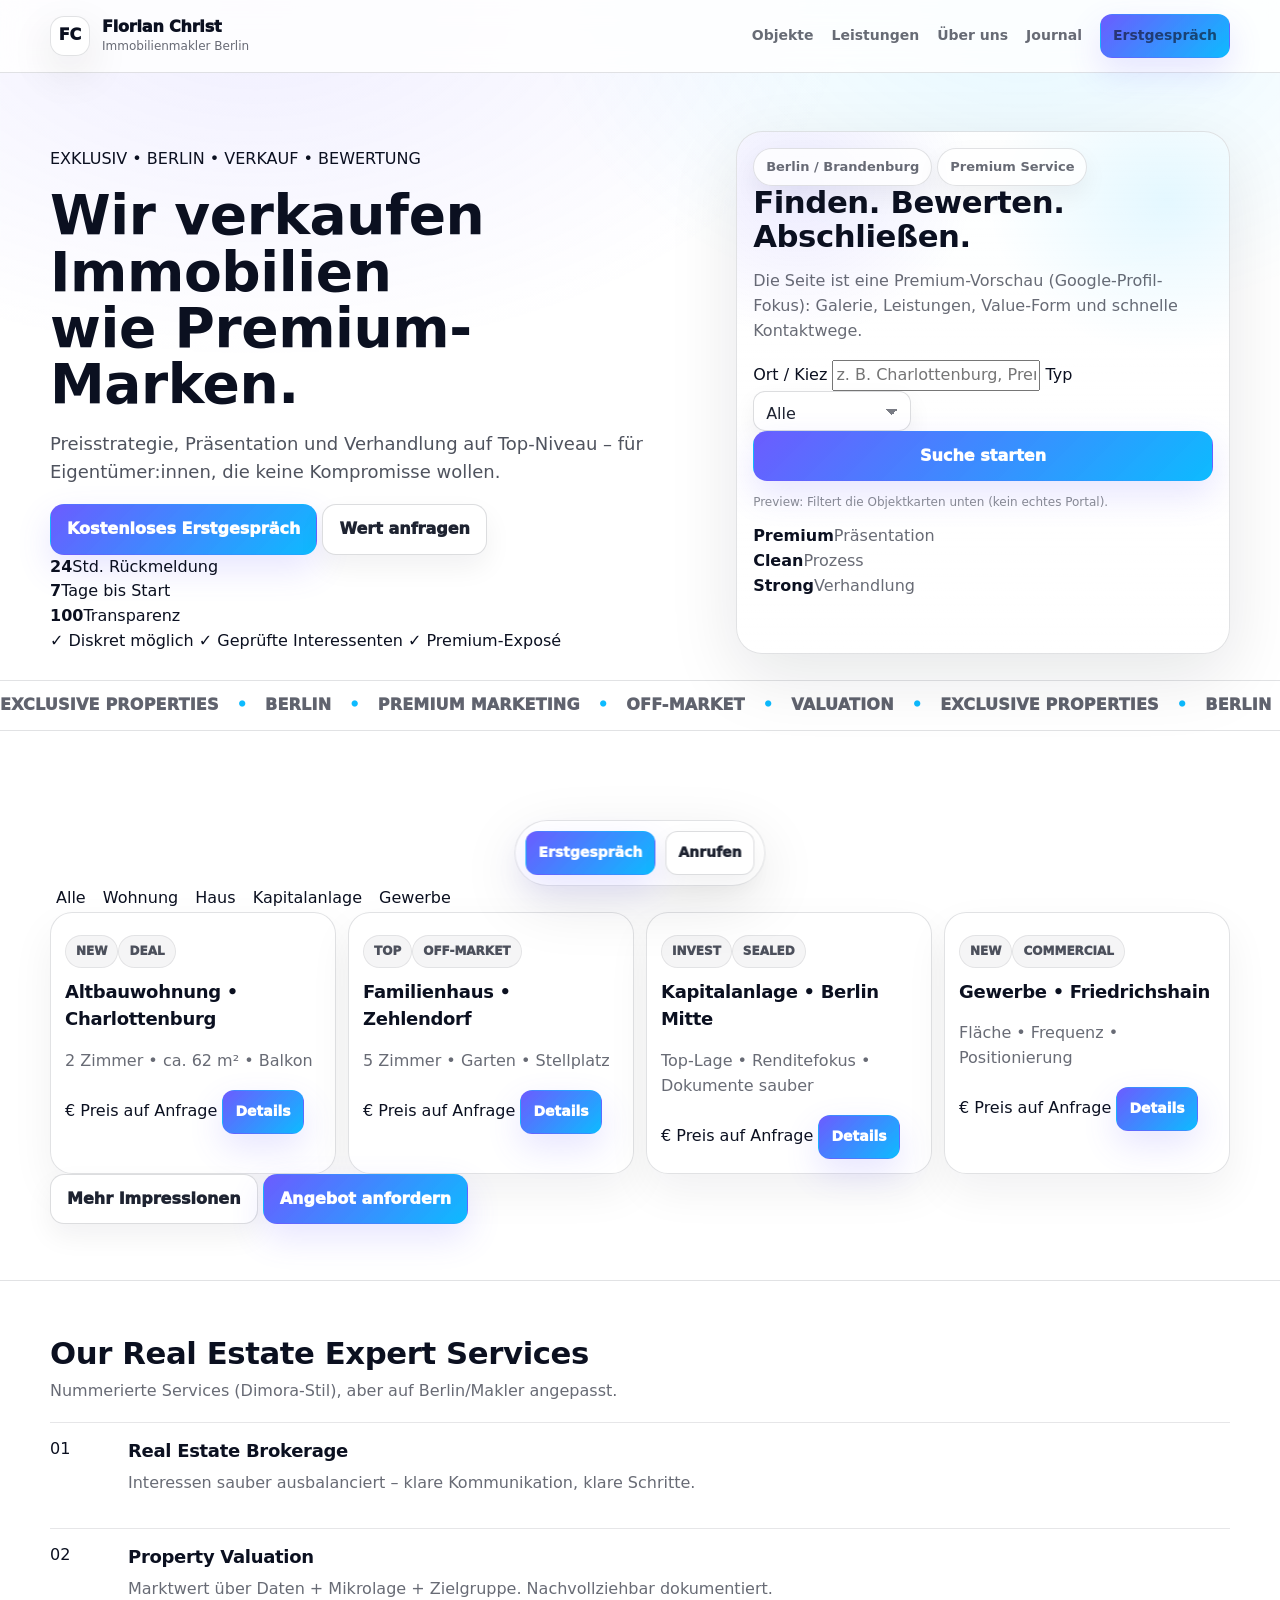
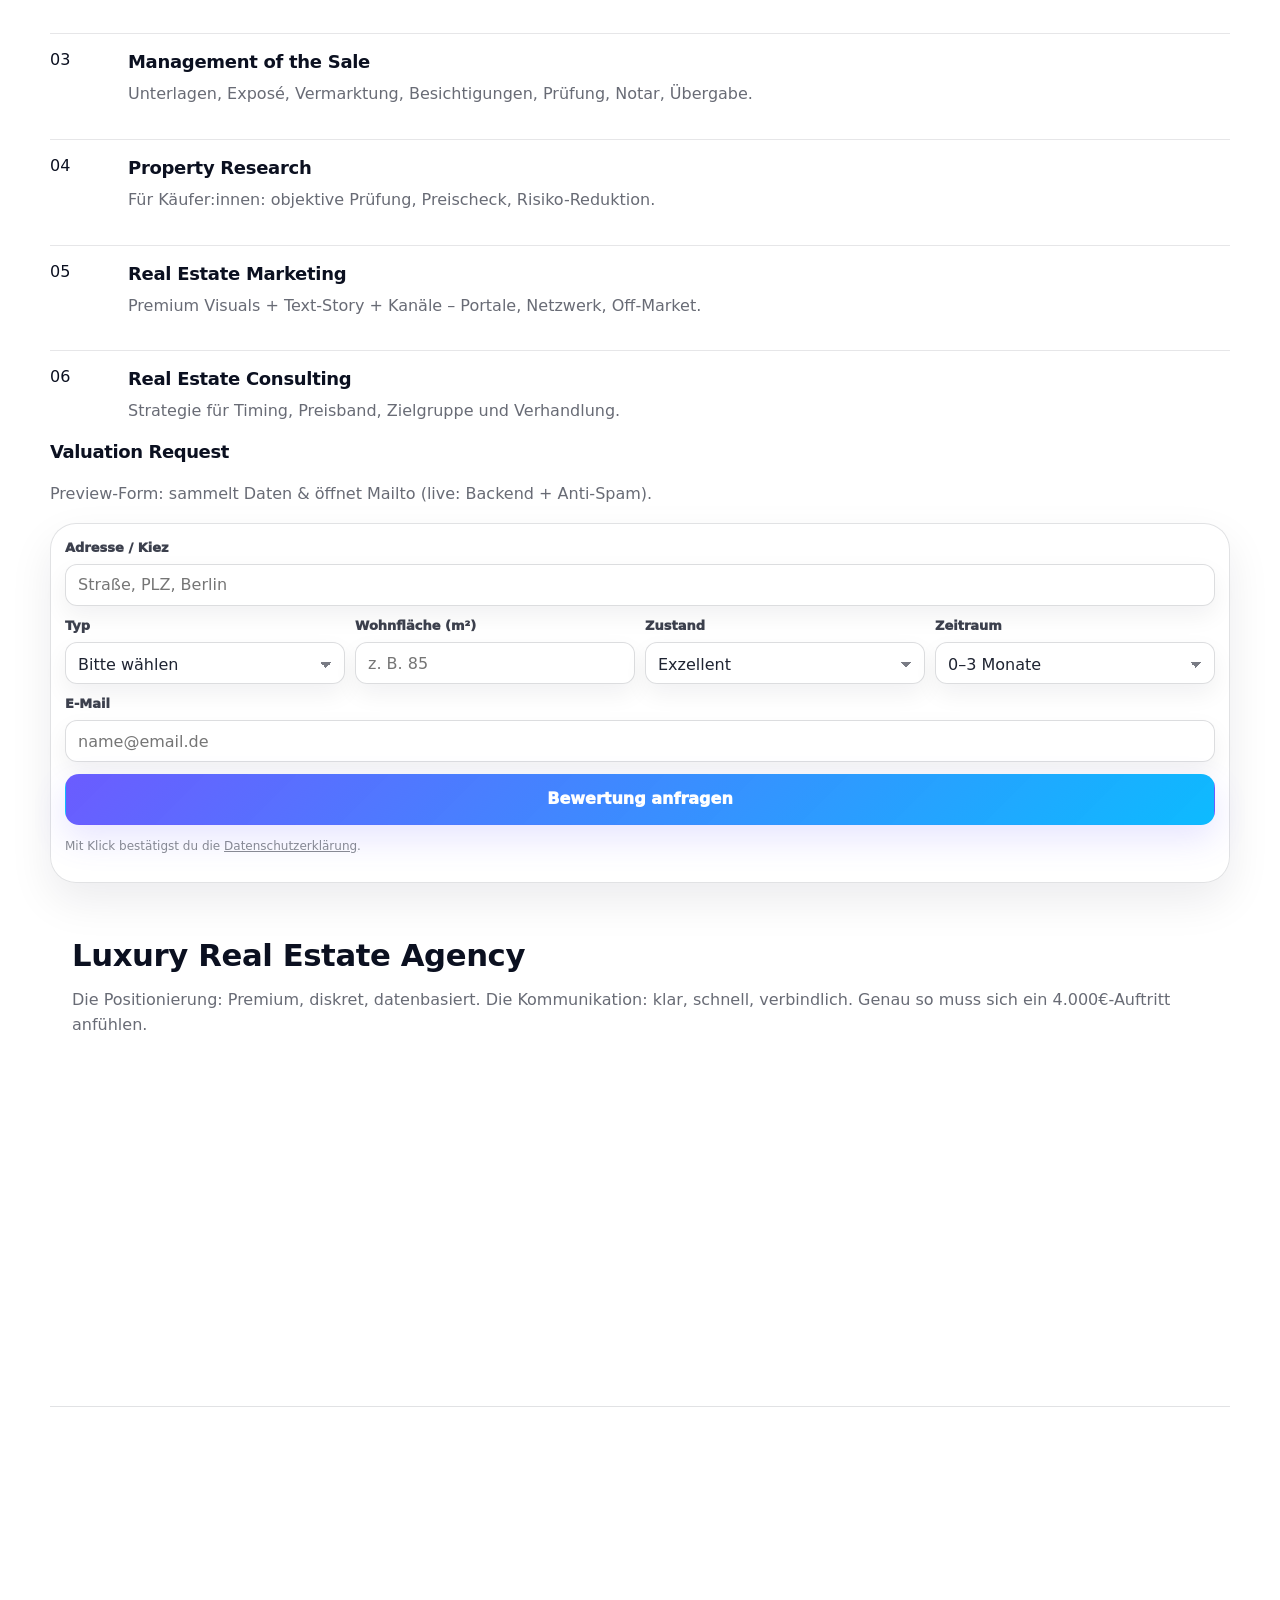
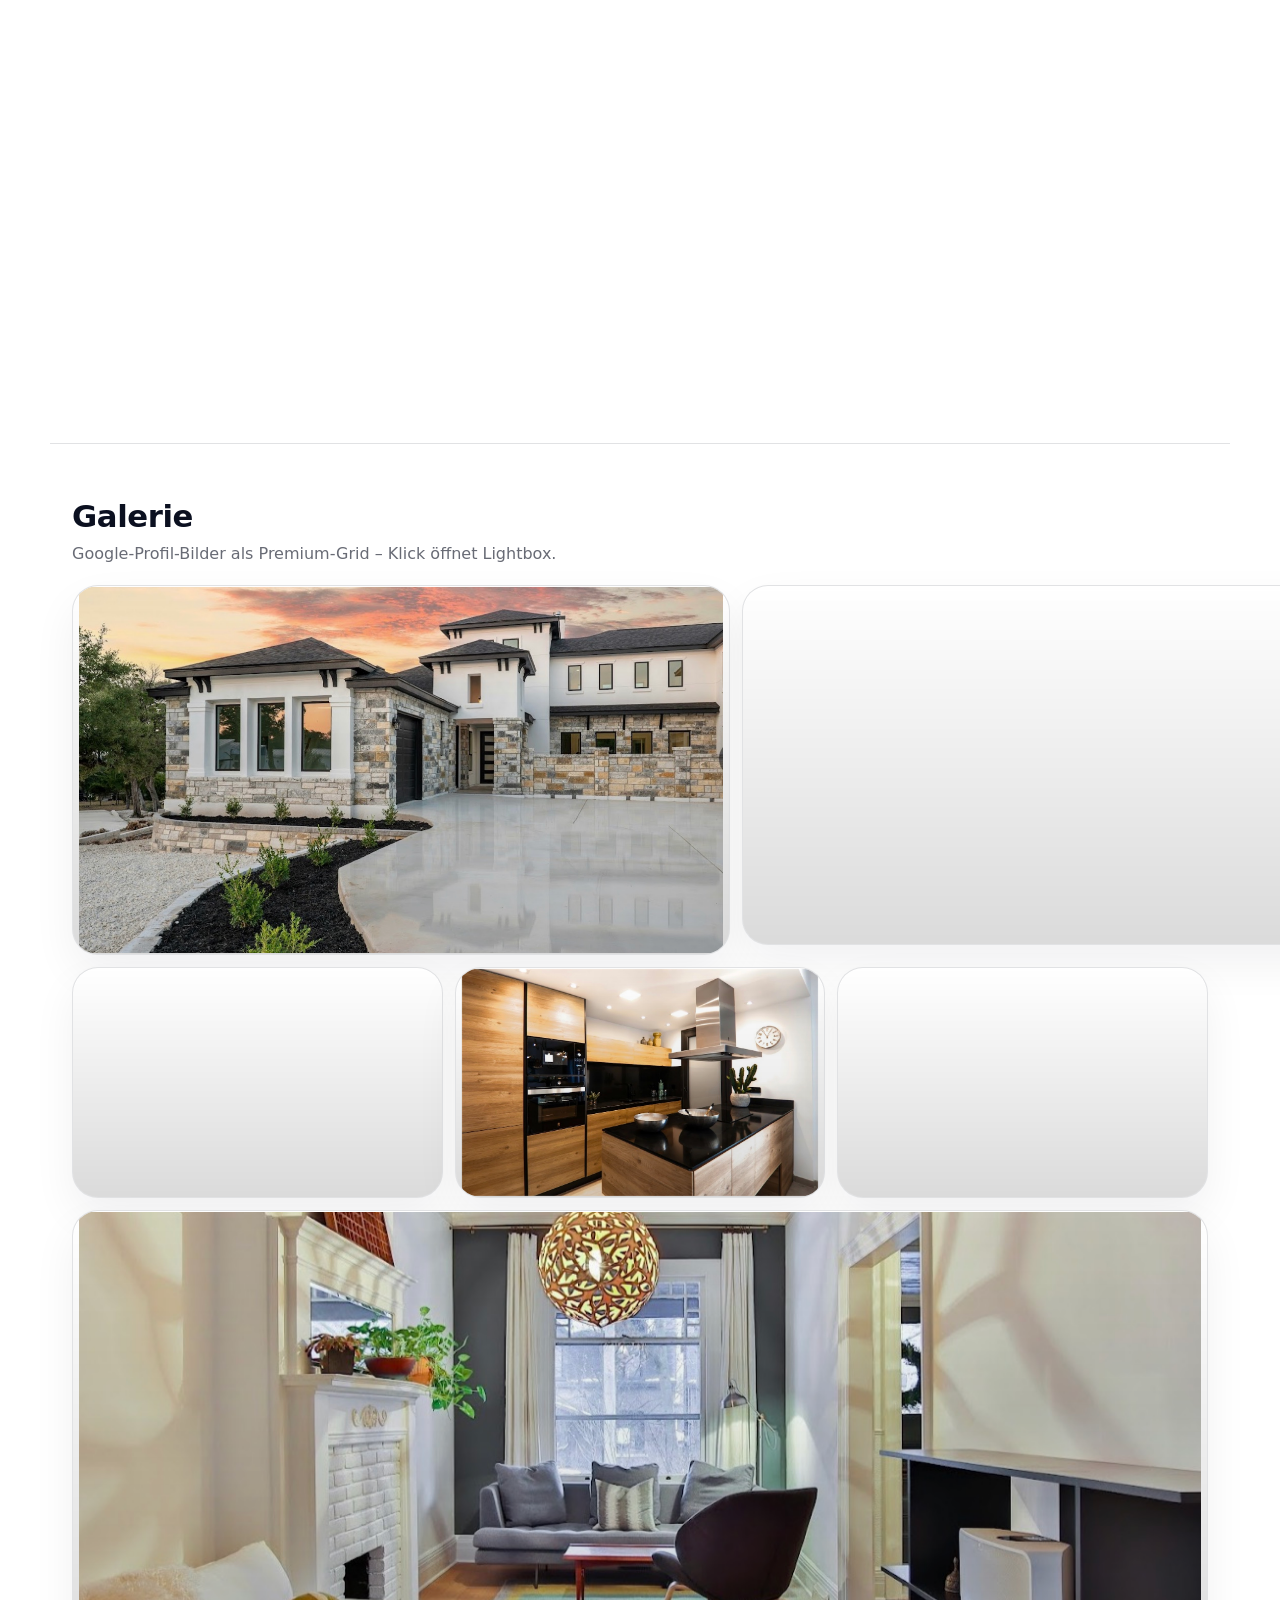
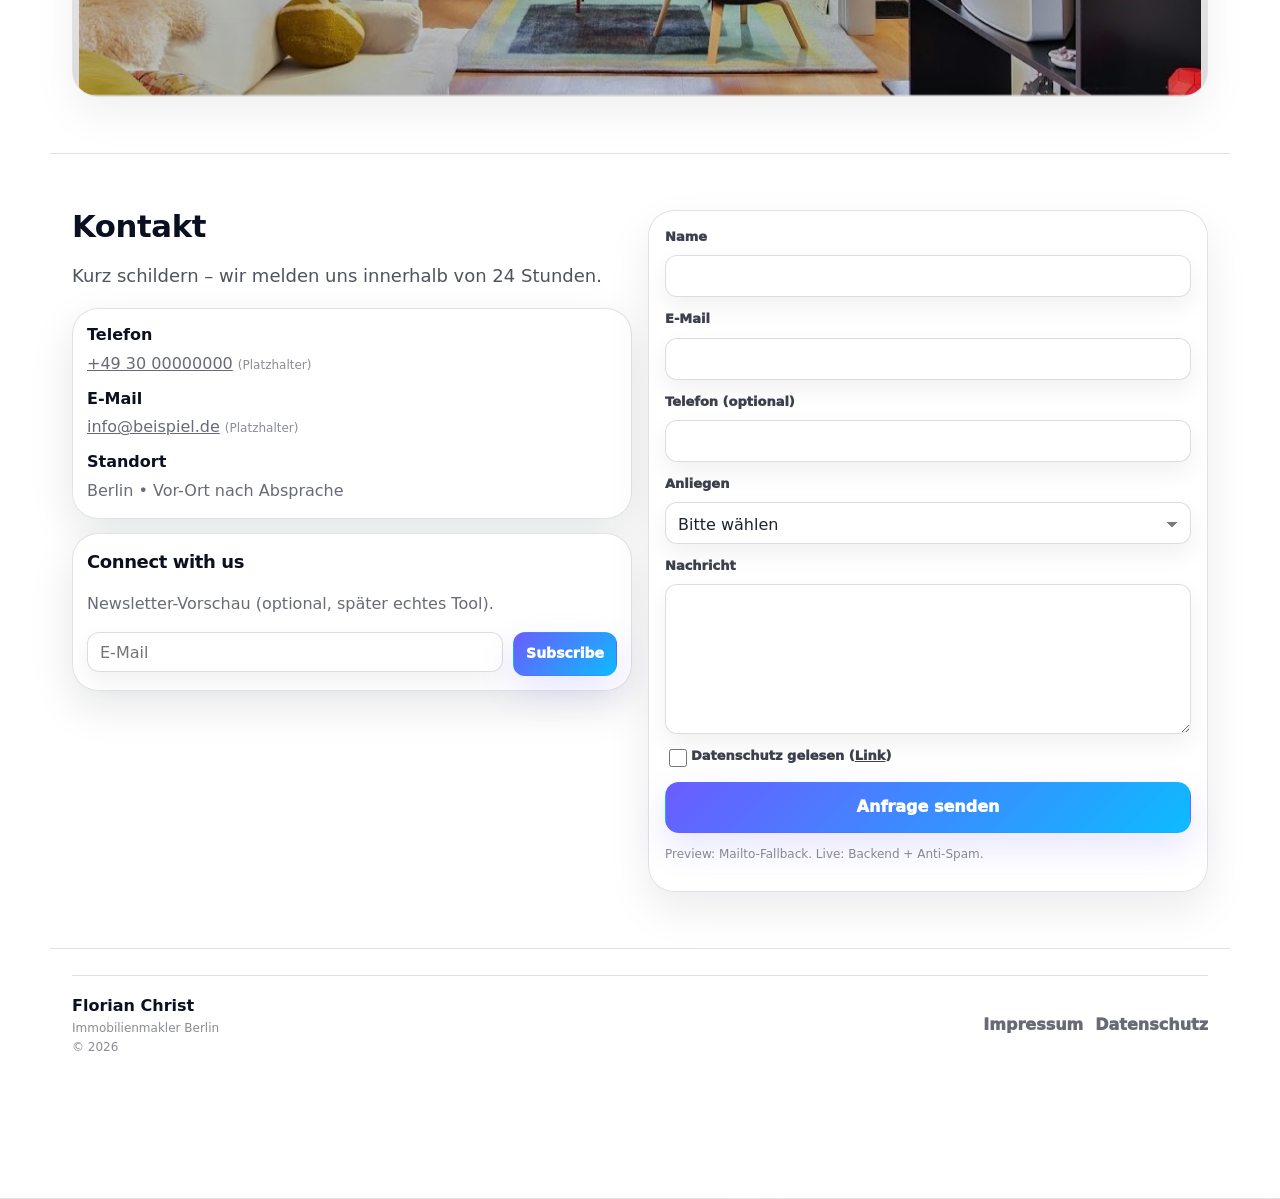
<file: index.html>
<!-- FILE: /v2-white-lux/index.html -->
<!doctype html>
<html lang="de">
<head>
  <meta charset="utf-8" />
  <meta name="viewport" content="width=device-width, initial-scale=1" />
  <title>Florian Christ | Immobilienmakler Berlin – Premium Beratung & Vermarktung</title>
  <meta name="description" content="Premium Immobilienmakler in Berlin: Verkauf, Bewertung, Vermietung, Kaufberatung. Diskret, datenbasiert, verhandlungsstark." />
  <meta name="theme-color" content="#fbfbf8" />
  <link rel="stylesheet" href="./styles.css" />
</head>
<body>
  <a class="skip" href="#main">Zum Inhalt springen</a>

  <header class="top" data-header>
    <div class="wrap top__inner">
      <a class="brand" href="./index.html" aria-label="Startseite">
        <span class="brand__mark" aria-hidden="true">FC</span>
        <span class="brand__text">
          <strong>Florian Christ</strong>
          <small>Immobilienmakler Berlin</small>
        </span>
      </a>

      <nav class="nav" data-nav aria-label="Hauptnavigation">
        <a href="#properties">Objekte</a>
        <a href="#services">Leistungen</a>
        <a href="#story">Über uns</a>
        <a href="#journal">Journal</a>
        <a href="#kontakt" class="btn btn--sm">Erstgespräch</a>
      </nav>

      <button class="nav__toggle" type="button" data-nav-toggle aria-label="Menü öffnen">
        <span></span><span></span><span></span>
      </button>
    </div>
  </header>

  <main id="main">
    <!-- HERO -->
    <section class="hero">
      <div class="wrap hero__grid">
        <div class="hero__copy">
          <p class="kicker reveal">EXKLUSIV • BERLIN • VERKAUF • BEWERTUNG</p>

          <h1 class="reveal">
            Wir verkaufen Immobilien<br />
            <span class="serif">wie Premium-Marken.</span>
          </h1>

          <p class="lead reveal">
            Preisstrategie, Präsentation und Verhandlung auf Top-Niveau – für Eigentümer:innen, die keine
            Kompromisse wollen.
          </p>

          <div class="hero__cta reveal">
            <a class="btn" href="#kontakt">Kostenloses Erstgespräch</a>
            <a class="btn btn--ghost" href="#value">Wert anfragen</a>
          </div>

          <div class="stats reveal" data-counters>
            <div class="stat">
              <strong data-count="24">0</strong><span>Std. Rückmeldung</span>
            </div>
            <div class="stat">
              <strong data-count="7">0</strong><span>Tage bis Start</span>
            </div>
            <div class="stat">
              <strong data-count="100">0</strong><span>Transparenz</span>
            </div>
          </div>

          <div class="trust reveal">
            <span>✓ Diskret möglich</span>
            <span>✓ Geprüfte Interessenten</span>
            <span>✓ Premium-Exposé</span>
          </div>
        </div>

        <aside class="hero__panel reveal">
          <div class="panel__head">
            <span class="pill">Berlin / Brandenburg</span>
            <span class="pill pill--soft">Premium Service</span>
          </div>

          <h2>Finden. Bewerten. Abschließen.</h2>
          <p class="muted">
            Die Seite ist eine Premium-Vorschau (Google-Profil-Fokus): Galerie, Leistungen, Value-Form
            und schnelle Kontaktwege.
          </p>

          <form class="search" data-search>
            <label>
              <span>Ort / Kiez</span>
              <input name="q" placeholder="z. B. Charlottenburg, Prenzlauer Berg" />
            </label>
            <label>
              <span>Typ</span>
              <select name="type">
                <option value="Alle" selected>Alle</option>
                <option>Wohnung</option>
                <option>Haus</option>
                <option>Kapitalanlage</option>
                <option>Gewerbe</option>
              </select>
            </label>
            <button class="btn btn--block" type="submit">Suche starten</button>
            <p class="muted tiny">Preview: Filtert die Objektkarten unten (kein echtes Portal).</p>
          </form>

          <div class="mini">
            <div><strong>Premium</strong><span class="muted">Präsentation</span></div>
            <div><strong>Clean</strong><span class="muted">Prozess</span></div>
            <div><strong>Strong</strong><span class="muted">Verhandlung</span></div>
          </div>
        </aside>
      </div>

      <div class="marquee" aria-hidden="true">
        <div class="marquee__track">
          <span>EXCLUSIVE PROPERTIES</span><span>•</span>
          <span>BERLIN</span><span>•</span>
          <span>PREMIUM MARKETING</span><span>•</span>
          <span>OFF-MARKET</span><span>•</span>
          <span>VALUATION</span><span>•</span>
          <span>EXCLUSIVE PROPERTIES</span><span>•</span>
          <span>BERLIN</span><span>•</span>
          <span>PREMIUM MARKETING</span><span>•</span>
          <span>OFF-MARKET</span><span>•</span>
          <span>VALUATION</span><span>•</span>
        </div>
      </div>
    </section>

    <!-- PROPERTIES -->
    <section id="properties" class="sec">
      <div class="wrap">
        <header class="head">
          <h2 class="reveal">Exclusive Properties</h2>
          <p class="reveal muted">
            Vorschau-Karten (später echte Referenzen/Angebote). Filterbar via Suche oben.
          </p>
        </header>

        <div class="filters reveal">
          <button class="chip is-on" type="button" data-filter="Alle">Alle</button>
          <button class="chip" type="button" data-filter="Wohnung">Wohnung</button>
          <button class="chip" type="button" data-filter="Haus">Haus</button>
          <button class="chip" type="button" data-filter="Kapitalanlage">Kapitalanlage</button>
          <button class="chip" type="button" data-filter="Gewerbe">Gewerbe</button>
        </div>

        <div class="grid reveal" data-grid>
          <article class="prop" data-type="Wohnung" data-city="Charlottenburg">
            <div class="prop__img" data-img="g1.jpg"></div>
            <div class="prop__body">
              <div class="prop__meta">
                <span class="tag">NEW</span><span class="tag tag--soft">DEAL</span>
              </div>
              <h3>Altbauwohnung • Charlottenburg</h3>
              <p class="muted">2 Zimmer • ca. 62 m² • Balkon</p>
              <div class="prop__foot">
                <span class="price">€ Preis auf Anfrage</span>
                <button class="btn btn--sm btn--ghost" type="button" data-open-modal>Details</button>
              </div>
            </div>
          </article>

          <article class="prop" data-type="Haus" data-city="Zehlendorf">
            <div class="prop__img" data-img="g2.jpg"></div>
            <div class="prop__body">
              <div class="prop__meta">
                <span class="tag">TOP</span><span class="tag tag--soft">OFF-MARKET</span>
              </div>
              <h3>Familienhaus • Zehlendorf</h3>
              <p class="muted">5 Zimmer • Garten • Stellplatz</p>
              <div class="prop__foot">
                <span class="price">€ Preis auf Anfrage</span>
                <button class="btn btn--sm btn--ghost" type="button" data-open-modal>Details</button>
              </div>
            </div>
          </article>

          <article class="prop" data-type="Kapitalanlage" data-city="Mitte">
            <div class="prop__img" data-img="g3.jpg"></div>
            <div class="prop__body">
              <div class="prop__meta">
                <span class="tag">INVEST</span><span class="tag tag--soft">SEALED</span>
              </div>
              <h3>Kapitalanlage • Berlin Mitte</h3>
              <p class="muted">Top-Lage • Renditefokus • Dokumente sauber</p>
              <div class="prop__foot">
                <span class="price">€ Preis auf Anfrage</span>
                <button class="btn btn--sm btn--ghost" type="button" data-open-modal>Details</button>
              </div>
            </div>
          </article>

          <article class="prop" data-type="Gewerbe" data-city="Friedrichshain">
            <div class="prop__img" data-img="g4.jpg"></div>
            <div class="prop__body">
              <div class="prop__meta">
                <span class="tag">NEW</span><span class="tag tag--soft">COMMERCIAL</span>
              </div>
              <h3>Gewerbe • Friedrichshain</h3>
              <p class="muted">Fläche • Frequenz • Positionierung</p>
              <div class="prop__foot">
                <span class="price">€ Preis auf Anfrage</span>
                <button class="btn btn--sm btn--ghost" type="button" data-open-modal>Details</button>
              </div>
            </div>
          </article>
        </div>

        <div class="ctaRow reveal">
          <a class="btn btn--ghost" href="#galerie">Mehr Impressionen</a>
          <a class="btn" href="#kontakt">Angebot anfordern</a>
        </div>
      </div>
    </section>

    <!-- SERVICES -->
    <section id="services" class="sec sec--alt">
      <div class="wrap">
        <header class="head">
          <h2 class="reveal">Our Real Estate Expert Services</h2>
          <p class="reveal muted">Nummerierte Services (Dimora-Stil), aber auf Berlin/Makler angepasst.</p>
        </header>

        <div class="services">
          <article class="svc reveal">
            <span class="no">01</span>
            <div>
              <h3>Real Estate Brokerage</h3>
              <p class="muted">Interessen sauber ausbalanciert – klare Kommunikation, klare Schritte.</p>
            </div>
          </article>
          <article class="svc reveal">
            <span class="no">02</span>
            <div>
              <h3>Property Valuation</h3>
              <p class="muted">Marktwert über Daten + Mikrolage + Zielgruppe. Nachvollziehbar dokumentiert.</p>
            </div>
          </article>
          <article class="svc reveal">
            <span class="no">03</span>
            <div>
              <h3>Management of the Sale</h3>
              <p class="muted">Unterlagen, Exposé, Vermarktung, Besichtigungen, Prüfung, Notar, Übergabe.</p>
            </div>
          </article>
          <article class="svc reveal">
            <span class="no">04</span>
            <div>
              <h3>Property Research</h3>
              <p class="muted">Für Käufer:innen: objektive Prüfung, Preischeck, Risiko-Reduktion.</p>
            </div>
          </article>
          <article class="svc reveal">
            <span class="no">05</span>
            <div>
              <h3>Real Estate Marketing</h3>
              <p class="muted">Premium Visuals + Text-Story + Kanäle – Portale, Netzwerk, Off-Market.</p>
            </div>
          </article>
          <article class="svc reveal">
            <span class="no">06</span>
            <div>
              <h3>Real Estate Consulting</h3>
              <p class="muted">Strategie für Timing, Preisband, Zielgruppe und Verhandlung.</p>
            </div>
          </article>
        </div>

        <div class="split reveal" id="value">
          <div class="split__left">
            <h3>Valuation Request</h3>
            <p class="muted">Preview-Form: sammelt Daten & öffnet Mailto (live: Backend + Anti-Spam).</p>
          </div>

          <!-- Valuation Request – replace your current valuation inputs with this -->
          <form class="vform" data-valuation>
            <div class="vform__grid">
              <label class="field field--full">
                <span>Adresse / Kiez</span>
                <input name="kiez" type="text" placeholder="Straße, PLZ, Berlin" />
              </label>

              <label class="field">
                <span>Typ</span>
                <select name="typ">
                  <option value="" selected>Bitte wählen</option>
                  <option>Wohnung</option>
                  <option>Haus</option>
                  <option>Kapitalanlage</option>
                  <option>Gewerbe</option>
                </select>
              </label>

              <label class="field">
                <span>Wohnfläche (m²)</span>
                <input name="wf" type="number" inputmode="numeric" placeholder="z. B. 85" />
              </label>

              <label class="field">
                <span>Zustand</span>
                <select name="zustand">
                  <option>Exzellent</option>
                  <option>Gut</option>
                  <option>Renovierungsbedürftig</option>
                </select>
              </label>

              <label class="field">
                <span>Zeitraum</span>
                <select name="zeitraum">
                  <option>0–3 Monate</option>
                  <option>3–6 Monate</option>
                  <option>6+ Monate</option>
                </select>
              </label>

              <label class="field field--full">
                <span>E-Mail</span>
                <input name="email" type="email" placeholder="name@email.de" />
              </label>
            </div>

            <button class="btn btn--block" type="submit">Bewertung anfragen</button>

            <p class="tiny">
              Mit Klick bestätigst du die <a href="./datenschutz.html">Datenschutzerklärung</a>.
            </p>
          </form>

    <!-- STORY / TESTIMONIALS -->
    <section id="story" class="sec">
      <div class="wrap">
        <div class="story">
          <div class="story__copy">
            <h2 class="reveal">Luxury Real Estate Agency</h2>
            <p class="reveal muted">
              Die Positionierung: Premium, diskret, datenbasiert. Die Kommunikation: klar, schnell, verbindlich.
              Genau so muss sich ein 4.000€-Auftritt anfühlen.
            </p>

            <div class="quotes reveal">
              <figure class="quote">
                <blockquote>„Extrem strukturiert, stark in der Verhandlung und immer erreichbar.“</blockquote>
                <figcaption>— Eigentümer:in, Berlin</figcaption>
              </figure>
              <figure class="quote">
                <blockquote>„Preisstrategie war realistisch. Präsentation war Premium.“</blockquote>
                <figcaption>— Verkäufer:in, Berlin</figcaption>
              </figure>
            </div>
          </div>

          <div class="story__panel reveal">
            <div class="big">+30</div>
            <p class="muted">Jahre Erfahrung (Platzhalter) – hier echte Kennzahlen einsetzen.</p>
            <a class="btn btn--ghost" href="#kontakt">Beratung sichern</a>
          </div>
        </div>
      </div>
    </section>

    <!-- JOURNAL -->
    <section id="journal" class="sec sec--alt">
      <div class="wrap">
        <header class="head">
          <h2 class="reveal">Journal</h2>
          <p class="reveal muted">Preview: Blog-Karten, wirkt “Webflow Premium”.</p>
        </header>

        <div class="posts">
          <article class="post reveal">
            <div class="post__img" data-img="g5.jpg"></div>
            <div class="post__body">
              <span class="date">10. März</span>
              <h3>Preispsychologie in Berlin: Warum “zu hoch” teuer ist</h3>
              <p class="muted">Kurz erklärt, wie Preisbänder Nachfrage steuern.</p>
              <a class="linkbtn" href="#kontakt">read more</a>
            </div>
          </article>

          <article class="post reveal">
            <div class="post__img" data-img="g6.jpg"></div>
            <div class="post__body">
              <span class="date">10. März</span>
              <h3>Off-Market: Wann Diskretion mehr bringt als Reichweite</h3>
              <p class="muted">Für bestimmte Objekte ist die leise Strategie die stärkste.</p>
              <a class="linkbtn" href="#kontakt">read more</a>
            </div>
          </article>

          <article class="post reveal">
            <div class="post__img" data-img="g7.jpg"></div>
            <div class="post__body">
              <span class="date">10. März</span>
              <h3>Dokumenten-Check: Die 7 Unterlagen, die Verkäufe retten</h3>
              <p class="muted">Weniger Risiko, mehr Tempo beim Notar.</p>
              <a class="linkbtn" href="#kontakt">read more</a>
            </div>
          </article>
        </div>
      </div>
    </section>

    <!-- GALLERY -->
    <section id="galerie" class="sec">
      <div class="wrap">
        <header class="head">
          <h2 class="reveal">Galerie</h2>
          <p class="reveal muted">Google-Profil-Bilder als Premium-Grid – Klick öffnet Lightbox.</p>
        </header>

        <div class="gallery reveal" data-gallery-grid></div>
      </div>

      <div class="lightbox" data-lightbox aria-hidden="true">
        <button class="lb__close" type="button" data-lightbox-close aria-label="Schließen">×</button>
        <button class="lb__nav lb__nav--prev" type="button" data-lightbox-prev aria-label="Vorheriges">‹</button>
        <img class="lb__img" data-lightbox-img alt="Galeriebild" />
        <button class="lb__nav lb__nav--next" type="button" data-lightbox-next aria-label="Nächstes">›</button>
      </div>
    </section>

    <!-- CONTACT -->
    <section id="kontakt" class="sec sec--alt">
      <div class="wrap contact">
        <div class="contact__left">
          <h2 class="reveal">Kontakt</h2>
          <p class="lead reveal">Kurz schildern – wir melden uns innerhalb von 24 Stunden.</p>

          <div class="info reveal">
            <div><strong>Telefon</strong><p><a href="tel:+493000000000">+49 30 00000000</a> <span class="muted tiny">(Platzhalter)</span></p></div>
            <div><strong>E-Mail</strong><p><a href="mailto:info@beispiel.de">info@beispiel.de</a> <span class="muted tiny">(Platzhalter)</span></p></div>
            <div><strong>Standort</strong><p>Berlin • Vor-Ort nach Absprache</p></div>
          </div>

          <div class="newsletter reveal">
            <h3>Connect with us</h3>
            <p class="muted">Newsletter-Vorschau (optional, später echtes Tool).</p>
            <form data-newsletter>
              <input name="nlemail" type="email" placeholder="E-Mail" required />
              <button class="btn btn--sm" type="submit">Subscribe</button>
            </form>
          </div>
        </div>

        <form class="form reveal" data-lead-form>
          <label><span>Name</span><input name="name" required minlength="2" /></label>
          <label><span>E-Mail</span><input name="email" type="email" required /></label>
          <label><span>Telefon (optional)</span><input name="phone" /></label>
          <label><span>Anliegen</span>
            <select name="topic" required>
              <option value="" selected disabled>Bitte wählen</option>
              <option>Verkauf</option><option>Bewertung</option><option>Vermietung</option><option>Kaufberatung</option><option>Off-Market</option>
            </select>
          </label>
          <label><span>Nachricht</span><textarea name="message" rows="5" required minlength="10"></textarea></label>
          <label class="check">
            <input type="checkbox" name="privacy" required />
            <span>Datenschutz gelesen (<a href="./datenschutz.html" target="_blank" rel="noopener">Link</a>)</span>
          </label>
          <button class="btn btn--block" type="submit">Anfrage senden</button>
          <p class="muted tiny">Preview: Mailto-Fallback. Live: Backend + Anti-Spam.</p>
        </form>
      </div>
    </section>

    <footer class="foot">
      <div class="wrap foot__inner">
        <div>
          <strong>Florian Christ</strong>
          <div class="muted tiny">Immobilienmakler Berlin</div>
          <div class="muted tiny">© <span data-year></span></div>
        </div>
        <div class="foot__links">
          <a href="./impressum.html">Impressum</a>
          <a href="./datenschutz.html">Datenschutz</a>
        </div>
      </div>
    </footer>

    <div class="sticky">
      <a class="btn btn--sm" href="#kontakt">Erstgespräch</a>
      <a class="btn btn--sm btn--ghost" href="tel:+493000000000">Anrufen</a>
    </div>

    <script src="./script.js" defer></script>

    <script type="application/ld+json">
    {
      "@context":"https://schema.org",
      "@type":"RealEstateAgent",
      "name":"Florian Christ",
      "address":{"@type":"PostalAddress","addressLocality":"Berlin","addressCountry":"DE"},
      "areaServed":["Berlin","Brandenburg"],
      "telephone":"+49-30-00000000",
      "url":"https://example.com"
    }
    </script>
  </main>
</body>
</html>
</file>
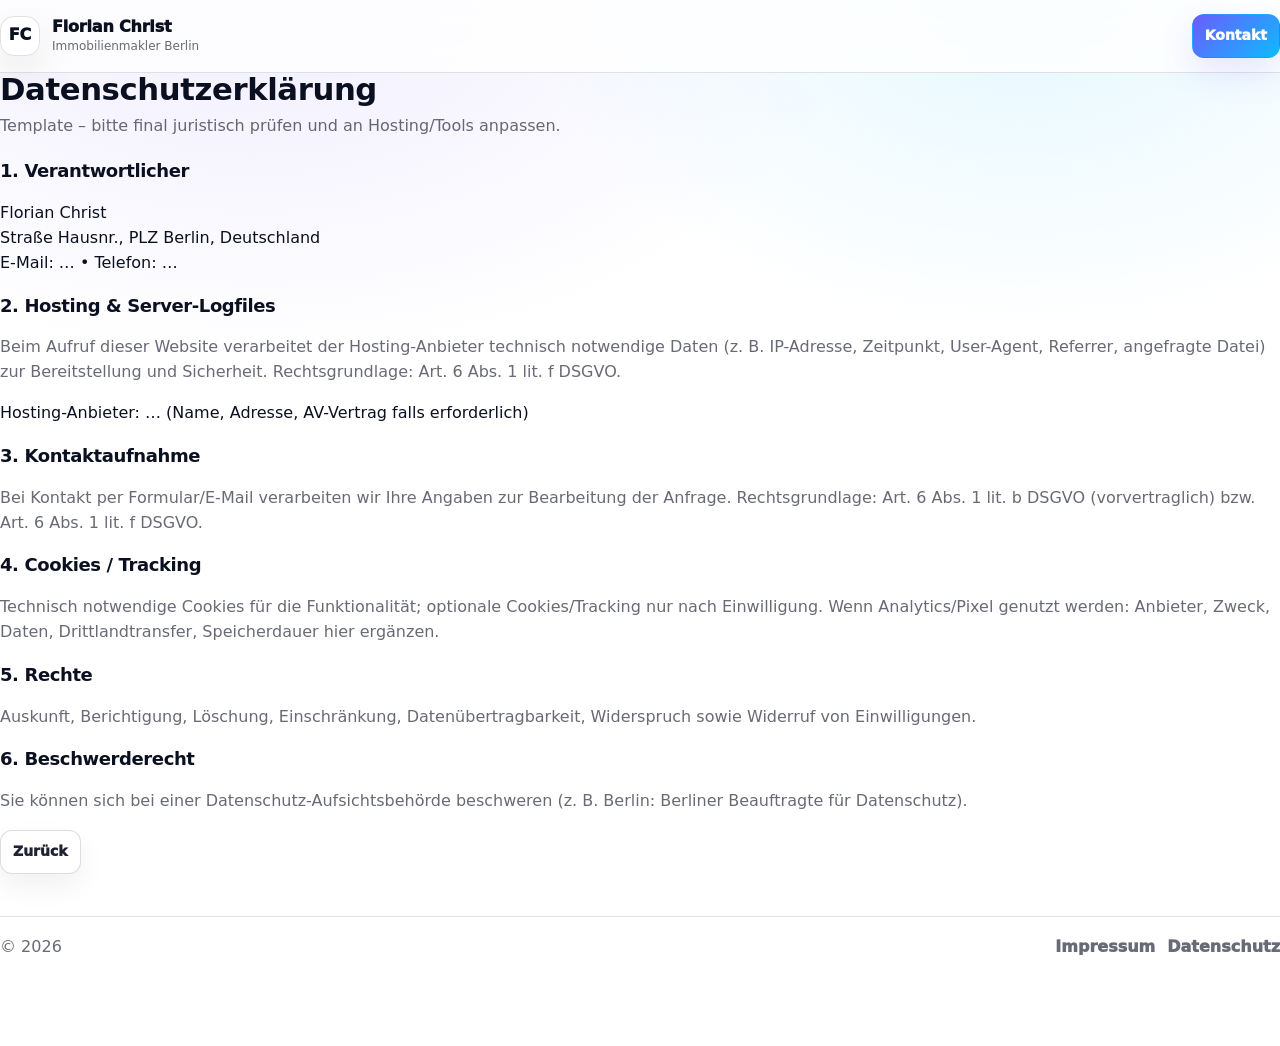
<file: datenschutz.html>
<!-- FILE: /premium-white/datenschutz.html -->
<!doctype html>
<html lang="de">
<head>
  <meta charset="utf-8" />
  <meta name="viewport" content="width=device-width, initial-scale=1" />
  <title>Datenschutz | Florian Christ</title>
  <meta name="robots" content="noindex" />
  <link rel="stylesheet" href="./styles.css" />
</head>
<body>
  <header class="top" data-header>
    <div class="container top__inner">
      <a class="brand" href="./index.html">
        <span class="brand__mark">FC</span>
        <span class="brand__text"><strong>Florian Christ</strong><small>Immobilienmakler Berlin</small></span>
      </a>
      <a class="btn btn--sm" href="./index.html#kontakt">Kontakt</a>
    </div>
  </header>

  <main class="section">
    <div class="container">
      <header class="section__head">
        <h2>Datenschutzerklärung</h2>
        <p class="muted">Template – bitte final juristisch prüfen und an Hosting/Tools anpassen.</p>
      </header>

      <div class="callout">
        <h3>1. Verantwortlicher</h3>
        <p>
          Florian Christ<br />
          Straße Hausnr., PLZ Berlin, Deutschland<br />
          E-Mail: … • Telefon: …
        </p>

        <h3>2. Hosting & Server-Logfiles</h3>
        <p class="muted">
          Beim Aufruf dieser Website verarbeitet der Hosting-Anbieter technisch notwendige Daten (z. B. IP-Adresse,
          Zeitpunkt, User-Agent, Referrer, angefragte Datei) zur Bereitstellung und Sicherheit.
          Rechtsgrundlage: Art. 6 Abs. 1 lit. f DSGVO.
        </p>
        <p>Hosting-Anbieter: … (Name, Adresse, AV-Vertrag falls erforderlich)</p>

        <h3>3. Kontaktaufnahme</h3>
        <p class="muted">
          Bei Kontakt per Formular/E-Mail verarbeiten wir Ihre Angaben zur Bearbeitung der Anfrage.
          Rechtsgrundlage: Art. 6 Abs. 1 lit. b DSGVO (vorvertraglich) bzw. Art. 6 Abs. 1 lit. f DSGVO.
        </p>

        <h3>4. Cookies / Tracking</h3>
        <p class="muted">
          Technisch notwendige Cookies für die Funktionalität; optionale Cookies/Tracking nur nach Einwilligung.
          Wenn Analytics/Pixel genutzt werden: Anbieter, Zweck, Daten, Drittlandtransfer, Speicherdauer hier ergänzen.
        </p>

        <h3>5. Rechte</h3>
        <p class="muted">
          Auskunft, Berichtigung, Löschung, Einschränkung, Datenübertragbarkeit, Widerspruch sowie Widerruf von Einwilligungen.
        </p>

        <h3>6. Beschwerderecht</h3>
        <p class="muted">
          Sie können sich bei einer Datenschutz-Aufsichtsbehörde beschweren (z. B. Berlin: Berliner Beauftragte für Datenschutz).
        </p>
      </div>

      <p style="margin-top:14px;"><a class="btn btn--ghost btn--sm" href="./index.html">Zurück</a></p>
    </div>
  </main>

  <footer class="footer">
    <div class="container footer__grid">
      <div class="muted small">© <span data-year></span></div>
      <div class="footer__links">
        <a href="./impressum.html">Impressum</a>
        <a href="./datenschutz.html">Datenschutz</a>
      </div>
    </div>
  </footer>

  <script src="./script.js" defer></script>
</body>
</html>
</file>
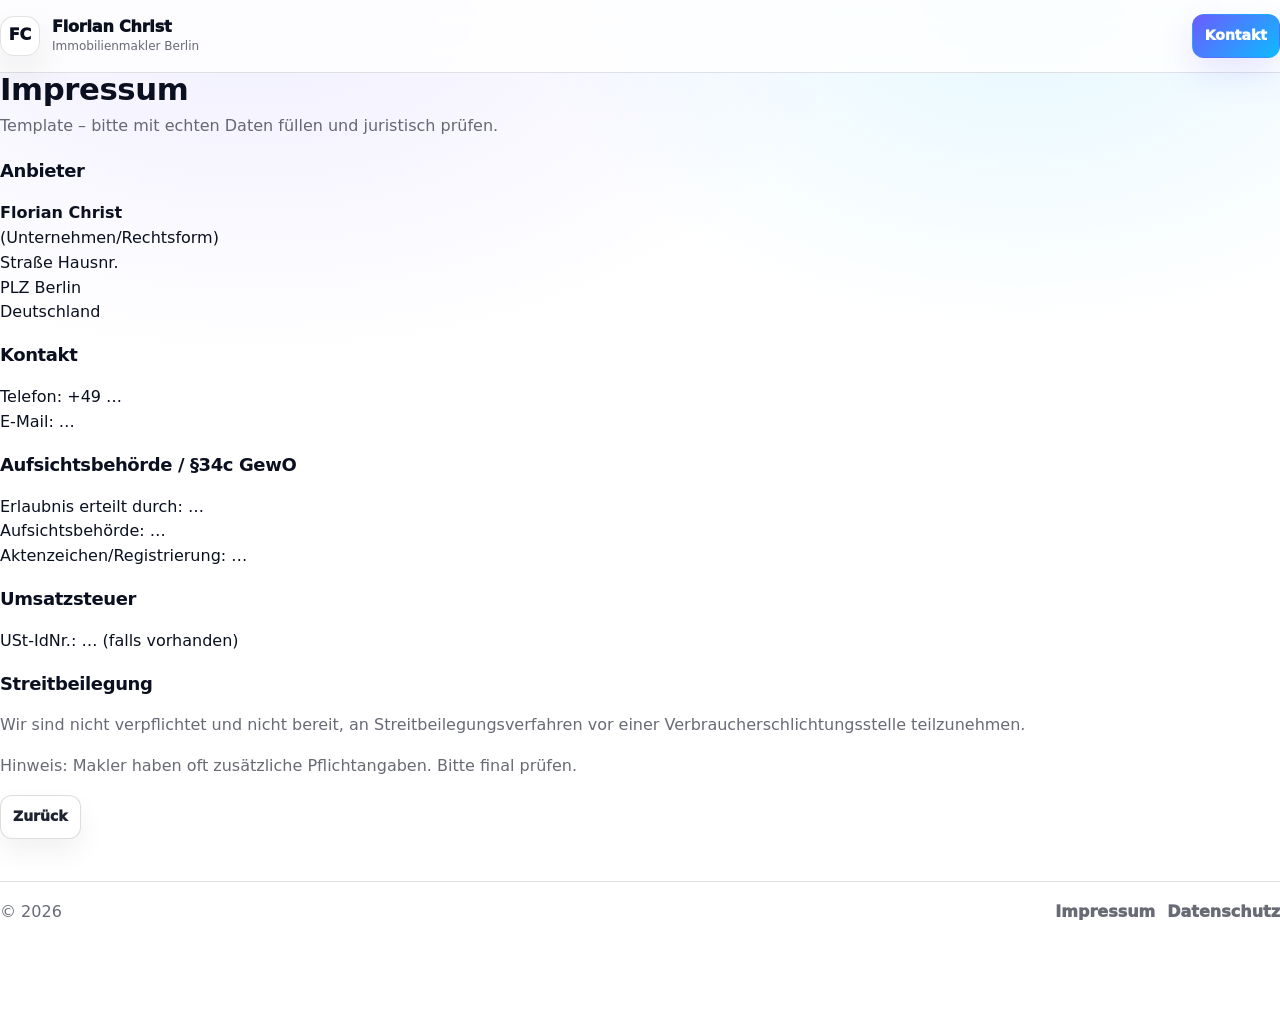
<file: impressum.html>
<!-- FILE: /premium-white/impressum.html -->
<!doctype html>
<html lang="de">
<head>
  <meta charset="utf-8" />
  <meta name="viewport" content="width=device-width, initial-scale=1" />
  <title>Impressum | Florian Christ</title>
  <meta name="robots" content="noindex" />
  <link rel="stylesheet" href="./styles.css" />
</head>
<body>
  <header class="top" data-header>
    <div class="container top__inner">
      <a class="brand" href="./index.html">
        <span class="brand__mark">FC</span>
        <span class="brand__text"><strong>Florian Christ</strong><small>Immobilienmakler Berlin</small></span>
      </a>
      <a class="btn btn--sm" href="./index.html#kontakt">Kontakt</a>
    </div>
  </header>

  <main class="section">
    <div class="container">
      <header class="section__head">
        <h2>Impressum</h2>
        <p class="muted">Template – bitte mit echten Daten füllen und juristisch prüfen.</p>
      </header>

      <div class="callout">
        <h3>Anbieter</h3>
        <p>
          <strong>Florian Christ</strong><br />
          (Unternehmen/Rechtsform)<br />
          Straße Hausnr.<br />
          PLZ Berlin<br />
          Deutschland
        </p>

        <h3>Kontakt</h3>
        <p>
          Telefon: +49 …<br />
          E-Mail: …
        </p>

        <h3>Aufsichtsbehörde / §34c GewO</h3>
        <p>
          Erlaubnis erteilt durch: …<br />
          Aufsichtsbehörde: …<br />
          Aktenzeichen/Registrierung: …
        </p>

        <h3>Umsatzsteuer</h3>
        <p>USt-IdNr.: … (falls vorhanden)</p>

        <h3>Streitbeilegung</h3>
        <p class="muted">
          Wir sind nicht verpflichtet und nicht bereit, an Streitbeilegungsverfahren vor einer Verbraucherschlichtungsstelle teilzunehmen.
        </p>
      </div>

      <p class="small muted" style="margin-top:14px;">
        Hinweis: Makler haben oft zusätzliche Pflichtangaben. Bitte final prüfen.
      </p>

      <p style="margin-top:14px;"><a class="btn btn--ghost btn--sm" href="./index.html">Zurück</a></p>
    </div>
  </main>

  <footer class="footer">
    <div class="container footer__grid">
      <div class="muted small">© <span data-year></span></div>
      <div class="footer__links">
        <a href="./impressum.html">Impressum</a>
        <a href="./datenschutz.html">Datenschutz</a>
      </div>
    </div>
  </footer>

  <script src="./script.js" defer></script>
</body>
</html>
</file>
<file: styles.css>
:root{
  --bg:#ffffff;
  --text:#0b1020;
  --muted:rgba(11,16,32,.62);
  --muted2:rgba(11,16,32,.48);
  --line:rgba(11,16,32,.12);
  --soft:rgba(11,16,32,.04);

  --a:#6b5cff;
  --b:#00b7ff;

  --r1:16px;
  --r2:26px;

  --max:1180px;

  --shadow: 0 22px 70px rgba(11,16,32,.10);
  --shadow2: 0 16px 44px rgba(11,16,32,.10);

  --ease:cubic-bezier(.2,.8,.2,1);
}

*{ box-sizing:border-box; }
html{ scroll-behavior:smooth; }
body{
  margin:0;
  font-family: ui-sans-serif, system-ui, -apple-system, Segoe UI, Roboto, Arial, "Apple Color Emoji","Segoe UI Emoji";
  color:var(--text);
  background:
    radial-gradient(1000px 600px at 20% 0%, rgba(107,92,255,.10), transparent 60%),
    radial-gradient(900px 600px at 80% 0%, rgba(0,183,255,.10), transparent 55%),
    var(--bg);
  line-height:1.55;
  overflow-x:hidden;
}

a{ color:inherit; }
img{ max-width:100%; height:auto; display:block; }
button{ font:inherit; }
code{
  color: rgba(0,183,255,.95);
  background: rgba(0,183,255,.08);
  border:1px solid rgba(0,183,255,.12);
  padding:2px 6px;
  border-radius:8px;
}

.wrap{
  width:min(var(--max), calc(100% - 44px));
  margin:0 auto;
}
.muted{ color:var(--muted); }
.tiny{ font-size:12px; color:var(--muted2); }
.lead{ font-size:18px; color:rgba(11,16,32,.72); }

.skip{
  position:absolute; left:-999px; top:auto;
  width:1px; height:1px; overflow:hidden;
}
.skip:focus{
  left:16px; top:16px; width:auto; height:auto;
  padding:10px 12px;
  background:#fff;
  border:1px solid var(--line);
  border-radius:12px;
  z-index:1000;
  box-shadow: var(--shadow2);
}

::selection{ background: rgba(107,92,255,.18); }

h1,h2,h3{ letter-spacing:-.4px; }
h1{ font-size: clamp(34px, 4.3vw, 62px); line-height:1.02; margin:0; }
h2{ font-size: clamp(26px, 2.4vw, 34px); line-height:1.1; margin:0; }
h3{ font-size:18px; margin:0; }

.grad{
  background: linear-gradient(135deg, var(--a), var(--b));
  -webkit-background-clip:text;
  background-clip:text;
  color:transparent;
}

/* Top / Header */
.top{
  position:sticky; top:0; z-index:50;
  background: rgba(255,255,255,.82);
  backdrop-filter: blur(12px);
  border-bottom:1px solid var(--line);
}
.top__inner{
  display:flex;
  align-items:center;
  justify-content:space-between;
  gap:16px;
  padding:14px 0;
}

.brand{
  display:flex;
  align-items:center;
  gap:12px;
  text-decoration:none;
  min-width: 220px;
}
.brand__mark,
.brand_mark{
  width:40px; height:40px;
  border-radius:14px;
  display:flex;
  align-items:center;
  justify-content:center;
  border:1px solid var(--line);
  background: linear-gradient(180deg, rgba(255,255,255,.95), rgba(255,255,255,.65));
  box-shadow: var(--shadow2);
  font-weight:950;
}
.brand__text,
.brand_text{
  display:flex;
  flex-direction:column;
  line-height:1.1;
}
.brand__text strong,
.brand_text strong{
  font-weight:950;
}
.brand__text small,
.brand_text small{
  margin-top:4px;
  font-size:12px;
  color:var(--muted);
}

.nav{
  display:flex;
  align-items:center;
  gap:18px;
}
.nav a{
  text-decoration:none;
  color:var(--muted);
  font-weight:900;
  font-size:14px;
}
.nav a:hover{ color:rgba(11,16,32,.92); }

.nav__toggle,
.nav__toggle button,
.nav__toggleBtn{
  display:none;
  width:44px; height:44px;
  border-radius:14px;
  background:#fff;
  border:1px solid var(--line);
  cursor:pointer;
}
.nav__toggle span{
  display:block; width:18px; height:2px; background:var(--text);
  margin:5px auto;
}

/* Buttons */
.btn, .btnn, .btn-primary,
.btnn--primary{
  display:inline-flex;
  align-items:center;
  justify-content:center;
  padding:12px 16px;
  border-radius:14px;
  border:1px solid transparent;
  cursor:pointer;
  text-decoration:none;
  font-weight:950;
  transition: transform .25s var(--ease), filter .25s var(--ease), box-shadow .25s var(--ease);
  color:#ffffff;
  background: linear-gradient(135deg, rgba(107,92,255,1), rgba(0,183,255,.95));
  box-shadow: 0 14px 34px rgba(107,92,255,.16);
}
.btn:hover{ transform: translateY(-1px); filter:saturate(1.03); }

.btn--ghost, .btnn--ghost{
  background:#fff;
  color:var(--text);
  border:1px solid rgba(11,16,32,.14);
  box-shadow: 0 12px 28px rgba(11,16,32,.06);
}
.btn--ghost:hover{ box-shadow: 0 18px 44px rgba(11,16,32,.10); }

.btn--sm, .btnn--sm{
  padding:10px 12px;
  border-radius:12px;
  font-size:14px;
}

.btn--block{
  width:100%;
}

.linkbtn{
  display:inline-flex;
  align-items:center;
  gap:10px;
  font-weight:950;
  color: rgba(11,16,32,.82);
  text-decoration:none;
  border-bottom:1px solid rgba(11,16,32,.16);
  padding-bottom:2px;
}
.linkbtn:hover{
  color: rgba(0,183,255,.95);
  border-bottom-color: rgba(0,183,255,.35);
}

/* Sections */
.sec{
  padding:56px 0;
}
.sec--alt{
  background: rgba(255,255,255,.74);
  border-top:1px solid var(--line);
  border-bottom:1px solid var(--line);
}

.head, .section__head{
  margin-bottom:18px;
}
.head h2, .section__head h2{
  margin:0 0 8px;
}
.head p, .section__head p{
  margin:0;
  max-width:80ch;
  color:var(--muted);
}

/* Hero (falls vorhanden) */
.hero{
  padding:58px 0 14px;
}
.hero__grid{
  display:grid;
  grid-template-columns: 1.15fr .85fr;
  gap:18px;
  align-items:stretch;
}
.pill{
  display:inline-flex;
  gap:10px;
  align-items:center;
  padding:8px 12px;
  border-radius:999px;
  background:rgba(255,255,255,.78);
  border:1px solid var(--line);
  box-shadow: 0 10px 24px rgba(11,16,32,.06);
  color:var(--muted);
  font-weight:900;
  font-size:13px;
}
.cta{
  display:flex;
  gap:12px;
  flex-wrap:wrap;
  margin:18px 0 14px;
}

.panel, .hero__panel{
  border-radius: var(--r2);
  border:1px solid var(--line);
  background: linear-gradient(180deg, rgba(255,255,255,.90), rgba(255,255,255,.62));
  box-shadow: var(--shadow);
  padding:16px;
  position:relative;
  overflow:hidden;
}
.panel::before, .hero__panel::before{
  content:"";
  position:absolute; inset:-60px;
  background:
    radial-gradient(280px 240px at 20% 18%, rgba(107,92,255,.12), transparent 62%),
    radial-gradient(280px 240px at 80% 20%, rgba(0,183,255,.10), transparent 64%);
  pointer-events:none;
}
.panel > *, .hero__panel > *{ position:relative; }
.badge{
  display:inline-flex;
  padding:7px 10px;
  border-radius:999px;
  background: rgba(0,183,255,.10);
  border:1px solid rgba(0,183,255,.20);
  font-weight:950;
  font-size:12px;
  color:rgba(11,16,32,.82);
}
.checks{
  margin:12px 0 0;
  padding-left:18px;
  color:rgba(11,16,32,.62);
  font-weight:750;
}
.checks li{ margin:6px 0; }

/* Marquee */
.marquee{
  margin-top:26px;
  border-top:1px solid var(--line);
  border-bottom:1px solid var(--line);
  background: rgba(255,255,255,.70);
  overflow:hidden;
}
.marquee__track{
  display:flex;
  gap:18px;
  padding:12px 0;
  white-space:nowrap;
  font-weight:950;
  letter-spacing:.2px;
  color:rgba(11,16,32,.65);
  animation: marquee 20s linear infinite;
}
.marquee__track span:nth-child(2n){ color: rgba(0,183,255,.95); }
@keyframes marquee{
  0%{ transform:translateX(0); }
  100%{ transform:translateX(-50%); }
}

/* Cards / grids */
.grid, .grid4{
  display:grid;
  grid-template-columns: repeat(4, 1fr);
  gap:12px;
}
.card{
  border-radius: var(--r1);
  border:1px solid var(--line);
  background: rgba(255,255,255,.90);
  box-shadow: 0 18px 44px rgba(11,16,32,.06);
  padding:16px;
  transition: transform .35s var(--ease), box-shadow .35s var(--ease);
}
.card:hover{
  transform: translateY(-3px);
  box-shadow: 0 26px 64px rgba(11,16,32,.10);
}
.card p{ margin:10px 0 0; color:rgba(11,16,32,.64); }
.card ul{ margin:12px 0 0; padding-left:18px; color:rgba(11,16,32,.56); }
.card li{ margin:6px 0; }

/* “Objects” list / property list (deine Objekte-Ansicht) */
.objects, .props, .propertyList{
  display:grid;
  gap:12px;
}
.prop, .property, .obj{
  border-radius: var(--r2);
  border:1px solid var(--line);
  background:#fff;
  box-shadow: 0 18px 44px rgba(11,16,32,.06);
  padding:16px;
}
.prop h3, .property h3{ margin:0 0 6px; }
.meta, .prop__meta{
  color:rgba(11,16,32,.58);
  font-weight:750;
  margin-top:8px;
}
.pilltag{
  display:inline-flex;
  padding:6px 10px;
  border-radius:999px;
  background: rgba(11,16,32,.04);
  border:1px solid rgba(11,16,32,.08);
  color:rgba(11,16,32,.70);
  font-weight:900;
  font-size:12px;
}

/* Steps */
.steps{
  list-style:none;
  margin:0;
  padding:0;
  display:grid;
  gap:10px;
}
.step{
  display:grid;
  grid-template-columns: 62px 1fr;
  gap:12px;
  padding:14px;
  border-radius: var(--r1);
  border:1px solid var(--line);
  background: rgba(255,255,255,.90);
  box-shadow: 0 16px 40px rgba(11,16,32,.06);
}
.step span{
  font-weight:950;
  color: rgba(0,183,255,.95);
}
.step strong{ display:block; margin-bottom:4px; }
.step p{ margin:0; color:rgba(11,16,32,.62); }

/* Posts / Journal (aus deinem Screenshot: article.post, post__img etc.) */
.posts{
  display:grid;
  grid-template-columns: 1fr 1fr;
  gap:12px;
}
.post{
  display:grid;
  grid-template-columns: 1fr 1.1fr;
  gap:12px;
  border-radius: var(--r2);
  border:1px solid var(--line);
  background:#fff;
  box-shadow: 0 18px 44px rgba(11,16,32,.06);
  padding:14px;
  overflow:hidden;
}
.post__img{
  border-radius: 18px;
  border:1px solid rgba(11,16,32,.10);
  background: linear-gradient(180deg, rgba(107,92,255,.10), rgba(0,183,255,.08));
  min-height: 160px;
}
.post__body .date{
  display:inline-block;
  font-weight:950;
  font-size:12px;
  color:rgba(11,16,32,.56);
  margin-bottom:6px;
}
.post__body h3{
  margin:0 0 6px;
  line-height:1.15;
}
.post__body p{ margin:0 0 10px; color:rgba(11,16,32,.62); }

/* Gallery */
.gallery, .bento{
  display:grid;
  grid-template-columns: repeat(12, 1fr);
  gap:12px;
}

.bitem, .gitem{
  position:relative;
  border-radius: var(--r2);
  border:1px solid var(--line);
  background:#fff;
  box-shadow: 0 18px 44px rgba(11,16,32,.06);
  overflow:hidden;
  cursor:pointer;
  min-height: 220px;
  transition: transform .35s var(--ease), box-shadow .35s var(--ease);
}
.bitem:hover, .gitem:hover{
  transform: translateY(-2px);
  box-shadow: 0 26px 64px rgba(11,16,32,.10);
}
.bitem img, .gitem img{
  width:100%;
  height:100%;
  object-fit:cover;
  transform: translateZ(0);
  backface-visibility: hidden;
}

.bitem::after, .gitem::after{
  content:"";
  position:absolute; inset:0;
  background: linear-gradient(180deg, transparent, rgba(0,0,0,.22));
  opacity:.65;
  pointer-events:none;
}

.b1{ grid-column: span 7; min-height: 360px; }
.b2{ grid-column: span 5; min-height: 360px; }
.b3,.b4,.b5{ grid-column: span 4; }
.b6{ grid-column: span 12; min-height: 260px; }

.bitem{ aspect-ratio: 16 / 10; }
.b1,.b2{ aspect-ratio: 16 / 9; }
.b6{ aspect-ratio: 21 / 9; }

/* Lightbox (robust: default OFF, only with .is-open) */
.lightbox{
  position:fixed; inset:0; z-index:100;
  background: rgba(11,16,32,.74);
  padding:22px;
  display:none;
  align-items:center;
  justify-content:center;
}
.lightbox.is-open{ display:flex; }

.lb__img{
  max-width: min(1140px, 96vw);
  max-height: 82vh;
  border-radius: var(--r2);
  border:1px solid rgba(255,255,255,.18);
  box-shadow: 0 30px 90px rgba(0,0,0,.35);
  background: rgba(255,255,255,.02);
}

.lb__close{
  position:absolute; top:18px; right:18px;
  width:46px; height:46px;
  border-radius:14px;
  border:1px solid rgba(255,255,255,.18);
  background: rgba(255,255,255,.10);
  color:#fff;
  font-size:26px;
  cursor:pointer;
}

.lb__nav{
  position:absolute; top:50%; transform:translateY(-50%);
  width:52px; height:52px;
  border-radius:16px;
  border:1px solid rgba(255,255,255,.18);
  background: rgba(255,255,255,.10);
  color:#fff;
  font-size:34px;
  cursor:pointer;
}
.lb__nav--prev{ left:18px; }
.lb__nav--next{ right:18px; }

/* Contact / Form */
.contact{
  display:grid;
  grid-template-columns: 1fr 1fr;
  gap:16px;
  align-items:start;
}
.contact__left, .contact__leftt{ min-width:0; }

.info{
  margin-top:16px;
  border-radius: var(--r2);
  border:1px solid var(--line);
  background: rgba(255,255,255,.92);
  box-shadow: var(--shadow2);
  padding:14px;
  display:grid;
  gap:10px;
}
.info strong{ display:block; }
.info p{ margin:4px 0 0; color:rgba(11,16,32,.62); }

.form{
  border-radius: var(--r2);
  border:1px solid var(--line);
  background: rgba(255,255,255,.92);
  box-shadow: var(--shadow2);
  padding:16px;
}
.form label{
  display:grid;
  gap:8px;
  margin-bottom:12px;
}
.form span{
  font-weight:950;
  font-size:13px;
  color:rgba(11,16,32,.80);
}
.form input, .form select, .form textarea{
  width:100%;
  padding:12px;
  border-radius:14px;
  border:1px solid rgba(11,16,32,.14);
  background:#fff;
  color:var(--text);
  outline:none;
}
.form input:focus, .form select:focus, .form textarea:focus{
  border-color: rgba(107,92,255,.55);
  box-shadow: 0 0 0 4px rgba(107,92,255,.12);
}
.check{
  grid-template-columns: 18px 1fr;
  align-items:start;
  gap:10px;
}
.check input{
  width:18px; height:18px;
  margin-top:3px;
}

/* Newsletter (optional) */
.newsletter{
  margin-top:14px;
  border-radius: var(--r2);
  border:1px solid var(--line);
  background: rgba(255,255,255,.92);
  box-shadow: var(--shadow2);
  padding:14px;
}
.newsletter form{
  display:flex;
  gap:10px;
  margin-top:10px;
}
.newsletter input{
  flex:1;
  padding:12px;
  border-radius:14px;
  border:1px solid rgba(11,16,32,.14);
}
.btnn, .btnn--sm{ /* falls du btnn in index nutzt */
  display:inline-flex;
  align-items:center;
  justify-content:center;
  padding:12px 16px;
  border-radius:14px;
  border:0;
  cursor:pointer;
  font-weight:950;
  color:#fff;
  background: linear-gradient(135deg, rgba(107,92,255,1), rgba(0,183,255,.95));
}

/* Footer */
.foot, .footer{
  padding:26px 0 86px;
}
.foot__inner, .footer__grid{
  display:flex;
  align-items:center;
  justify-content:space-between;
  gap:14px;
  border-top:1px solid var(--line);
  padding-top:18px;
}
.foot__links, .footer__links{
  display:flex;
  gap:12px;
}
.foot__links a, .footer__links a{
  color:rgba(11,16,32,.62);
  text-decoration:none;
  font-weight:950;
}
.foot__links a:hover, .footer__links a:hover{
  color:rgba(11,16,32,.90);
}

/* Sticky CTA */
.sticky{
  position:fixed;
  left:50%;
  transform:translateX(-50%);
  bottom:14px;
  display:flex;
  gap:10px;
  padding:10px;
  border-radius: 999px;
  border:1px solid rgba(11,16,32,.12);
  background: rgba(255,255,255,.86);
  backdrop-filter: blur(12px);
  box-shadow: 0 18px 60px rgba(11,16,32,.10);
  z-index:60;
}

/* Reveal animation (matches your JS) */
.reveal{
  opacity:0;
  transform: translateY(14px);
  transition: opacity .7s var(--ease), transform .7s var(--ease);
}
.reveal.is-in{
  opacity:1;
  transform:none;
}

/* Responsive */
@media (max-width: 1040px){
  .hero__grid{ grid-template-columns: 1fr; }
  .posts{ grid-template-columns: 1fr; }
  .post{ grid-template-columns: 1fr; }
}

@media (max-width: 980px){
  .grid, .grid4{ grid-template-columns: repeat(2, 1fr); }
  .contact{ grid-template-columns: 1fr; }

  .nav{ display:none; }
  .nav__toggle{ display:block; }
  .nav.is-open{
    display:grid;
    position:absolute;
    left:22px; right:22px; top:68px;
    border-radius:18px;
    padding:12px;
    background: rgba(255,255,255,.92);
    border:1px solid rgba(11,16,32,.12);
    box-shadow: var(--shadow);
  }
  .nav.is-open a{
    padding:10px;
    border-radius:12px;
  }
  .nav.is-open a:hover{
    background: rgba(11,16,32,.04);
  }
}

@media (max-width: 700px){
  .gallery, .bento{ grid-template-columns: repeat(6, 1fr); }
  .b1,.b2,.b3,.b4,.b5,.b6{ grid-column: span 6; min-height: 220px; }
}

@media (max-width: 520px){
  .grid, .grid4{ grid-template-columns: 1fr; }
  .sticky{
    width: calc(100% - 24px);
    justify-content:space-between;
    border-radius:18px;
  }
}

/* Reduced motion */
@media (prefers-reduced-motion: reduce){
  html{ scroll-behavior:auto; }
  .reveal{ transition:none; opacity:1; transform:none; }
  .marquee__track{ animation:none; }
  .btn{ transition:none; }
}
/* ===== FIX PACK: make "half loaded" impossible (append to END of styles.css) ===== */

/* Layout spacing helpers */
:root{
  --gap: 12px;
}

.wrap{ width:min(var(--max,1180px), calc(100% - 44px)); margin:0 auto; }
.sec{ padding: 56px 0; }
.sec--alt{
  background: rgba(255,255,255,.74);
  border-top:1px solid var(--line, rgba(11,16,32,.12));
  border-bottom:1px solid var(--line, rgba(11,16,32,.12));
}
.head{ margin-bottom: 18px; }
.head h2{ margin:0 0 8px; }
.head p{ margin:0; max-width: 85ch; color: var(--muted, rgba(11,16,32,.62)); }

/* Brand aliases (covers brand_text/brand__text variants) */
.brand_text, .brand__text{ display:flex; flex-direction:column; line-height:1.05; }
.brand_text strong, .brand__text strong{ font-weight: 950; letter-spacing: -.2px; }
.brand_text small, .brand__text small{ margin-top:4px; font-size:12px; color: var(--muted, rgba(11,16,32,.62)); }

.brand_mark, .brand__mark{
  width:40px; height:40px; border-radius:14px;
  display:flex; align-items:center; justify-content:center;
  border:1px solid var(--line, rgba(11,16,32,.12));
  background: linear-gradient(180deg, rgba(255,255,255,.95), rgba(255,255,255,.65));
  box-shadow: var(--shadow2, 0 16px 44px rgba(11,16,32,.10));
  font-weight:950;
}

/* Buttons fallback if some markup uses .btnn etc. */
.btn, .btnn, .btn-primary{
  display:inline-flex; align-items:center; justify-content:center;
  padding:12px 16px; border-radius:14px; border:1px solid transparent;
  text-decoration:none; cursor:pointer; font-weight:950;
}
.btn--sm, .btnn--sm{ padding:10px 12px; border-radius:12px; font-size:14px; }
.btn--block{ width:100%; }
.btn--ghost, .btnn--ghost{
  background:#fff;
  border:1px solid rgba(11,16,32,.14);
  color: rgba(11,16,32,.92);
  box-shadow: 0 12px 28px rgba(11,16,32,.06);
}

/* Sticky CTA polish */
.sticky{
  position:fixed;
  left:50%;
  transform:translateX(-50%);
  bottom:14px;
  display:flex; gap:10px;
  padding:10px;
  border-radius:999px;
  border:1px solid rgba(11,16,32,.12);
  background: rgba(255,255,255,.86);
  backdrop-filter: blur(12px);
  box-shadow: 0 18px 60px rgba(11,16,32,.10);
  z-index:60;
}

/* ===== Dimora-style numbered services list ===== */
.services{
  display:grid;
  gap: 18px;
  margin-top: 10px;
}
.svc{
  display:grid;
  grid-template-columns: 64px 1fr;
  gap: 14px;
  padding: 14px 0;
  border-top: 1px solid rgba(11,16,32,.10);
}
.svc:first-child{ border-top: 1px solid rgba(11,16,32,.10); }
.svc .n{
  font-weight: 950;
  color: rgba(11,16,32,.60);
  letter-spacing: -.2px;
  font-size: 18px;
}
.svc h3{
  margin:0 0 6px;
  font-size: 18px;
  letter-spacing: -.3px;
}
.svc p{
  margin:0;
  color: rgba(11,16,32,.62);
}

/* ===== Valuation form grid (Adresse/Kiez, Typ, Wohnfläche, Zustand, Zeitraum, E-Mail) ===== */
.valuation, .valuation_form, .valueform{
  margin-top: 14px;
  border-radius: 26px;
  border:1px solid rgba(11,16,32,.12);
  background: rgba(255,255,255,.92);
  box-shadow: 0 16px 44px rgba(11,16,32,.08);
  padding: 14px;
}
.valuation .row, .valueform .row{
  display:grid;
  grid-template-columns: 1fr 220px;
  gap: 12px;
  align-items:end;
}
.valuation label, .valueform label{
  display:grid;
  gap:6px;
  font-weight: 900;
  font-size: 13px;
  color: rgba(11,16,32,.80);
}
.valuation input, .valuation select,
.valueform input, .valueform select{
  width:100%;
  padding: 11px 12px;
  border-radius: 12px;
  border: 1px solid rgba(11,16,32,.14);
  background:#fff;
  outline:none;
}
.valuation input:focus, .valuation select:focus,
.valueform input:focus, .valueform select:focus{
  border-color: rgba(107,92,255,.55);
  box-shadow: 0 0 0 4px rgba(107,92,255,.12);
}
.valuation .grid, .valueform .grid{
  margin-top: 10px;
  display:grid;
  grid-template-columns: repeat(4, 1fr);
  gap: 10px;
}
.valuation .hint, .valueform .hint{
  margin-top: 10px;
  color: rgba(11,16,32,.55);
  font-size: 12px;
}
@media (max-width: 980px){
  .valuation .row, .valueform .row{ grid-template-columns: 1fr; }
  .valuation .grid, .valueform .grid{ grid-template-columns: repeat(2, 1fr); }
}
@media (max-width: 520px){
  .valuation .grid, .valueform .grid{ grid-template-columns: 1fr; }
}

/* ===== Property cards grid ===== */
.props, .properties, .objects{
  display:grid;
  grid-template-columns: repeat(4, 1fr);
  gap: 12px;
  margin-top: 12px;
}
.prop, .property, .obj{
  border-radius: 22px;
  border:1px solid rgba(11,16,32,.12);
  background: rgba(255,255,255,.92);
  box-shadow: 0 18px 44px rgba(11,16,32,.06);
  padding: 14px;
  transition: transform .25s var(--ease, cubic-bezier(.2,.8,.2,1)), box-shadow .25s var(--ease, cubic-bezier(.2,.8,.2,1));
}
.prop:hover, .property:hover, .obj:hover{
  transform: translateY(-2px);
  box-shadow: 0 26px 64px rgba(11,16,32,.10);
}
.prop .tag, .property .tag{
  display:inline-flex;
  padding:6px 10px;
  border-radius:999px;
  background: rgba(11,16,32,.04);
  border:1px solid rgba(11,16,32,.08);
  font-weight:950;
  font-size: 12px;
  color: rgba(11,16,32,.72);
}
.prop h3, .property h3{ margin:10px 0 8px; letter-spacing:-.3px; }
.prop .meta, .property .meta{
  color: rgba(11,16,32,.58);
  font-weight: 750;
  margin: 0 0 10px;
}
.prop .actions, .property .actions{
  display:flex;
  gap:10px;
  align-items:center;
  justify-content:space-between;
  margin-top: 10px;
}
@media (max-width: 980px){
  .props, .properties, .objects{ grid-template-columns: repeat(2, 1fr); }
}
@media (max-width: 520px){
  .props, .properties, .objects{ grid-template-columns: 1fr; }
}

/* ===== Journal posts (article.post) ===== */
.posts{
  display:grid;
  grid-template-columns: 1fr 1fr;
  gap: 12px;
  margin-top: 12px;
}
.post{
  display:grid;
  grid-template-columns: 1fr 1.1fr;
  gap: 12px;
  border-radius: 26px;
  border:1px solid rgba(11,16,32,.12);
  background:#fff;
  box-shadow: 0 18px 44px rgba(11,16,32,.06);
  padding: 14px;
}
.post__img{
  border-radius: 18px;
  border:1px solid rgba(11,16,32,.10);
  background: linear-gradient(180deg, rgba(107,92,255,.10), rgba(0,183,255,.08));
  min-height: 160px;
}
.post__body .date{
  display:inline-block;
  font-weight: 950;
  font-size: 12px;
  color: rgba(11,16,32,.56);
  margin-bottom: 6px;
}
.post__body h3{ margin:0 0 6px; line-height:1.15; letter-spacing:-.3px; }
.post__body p{ margin:0 0 10px; color: rgba(11,16,32,.62); }
@media (max-width: 980px){
  .posts{ grid-template-columns: 1fr; }
  .post{ grid-template-columns: 1fr; }
}

/* ===== Gallery + lightbox baseline ===== */
.gallery{
  display:grid;
  grid-template-columns: repeat(12, 1fr);
  gap: 12px;
  margin-top: 12px;
}
.gitem{
  position:relative;
  border-radius: 26px;
  border:1px solid rgba(11,16,32,.12);
  overflow:hidden;
  background:#fff;
  box-shadow: 0 18px 44px rgba(11,16,32,.06);
  cursor:pointer;
  min-height: 220px;
}
.gitem img{ width:100%; height:100%; object-fit:cover; }

.lightbox{
  position:fixed; inset:0; z-index:100;
  background: rgba(11,16,32,.74);
  padding: 22px;
  display:none;
  align-items:center;
  justify-content:center;
}
.lightbox.is-open{ display:flex; }
.lb__img{ max-width: min(1140px, 96vw); max-height: 82vh; border-radius: 26px; }
.lb__close, .lb__nav{
  position:absolute;
  border-radius: 14px;
  border:1px solid rgba(255,255,255,.18);
  background: rgba(255,255,255,.10);
  color:#fff;
  cursor:pointer;
}
.lb__close{ top:18px; right:18px; width:46px; height:46px; font-size: 26px; }
.lb__nav{ top:50%; transform:translateY(-50%); width:52px; height:52px; font-size: 34px; }
.lb__nav--prev{ left:18px; }
.lb__nav--next{ right:18px; }

/* Responsive gallery */
@media (max-width: 700px){
  .gallery{ grid-template-columns: repeat(6, 1fr); }
  .gitem{ grid-column: span 6; }
}

/* Reveal animation support (matches your JS) */
.reveal{ opacity:0; transform: translateY(14px); transition: opacity .7s var(--ease, cubic-bezier(.2,.8,.2,1)), transform .7s var(--ease, cubic-bezier(.2,.8,.2,1)); }
.reveal.is-in{ opacity:1; transform:none; }

/* ===== Button Normalize (iOS/Safari) ===== */
button,
input[type="button"],
input[type="submit"],
input[type="reset"]{
  -webkit-appearance: none;
  appearance: none;
  border: 0;
  background: none;
  font: inherit;
  color: inherit;
}

/* Optional: unify select too (looks more premium) */
select{
  -webkit-appearance: none;
  appearance: none;
  background-image:
    linear-gradient(45deg, transparent 50%, rgba(11,16,32,.55) 50%),
    linear-gradient(135deg, rgba(11,16,32,.55) 50%, transparent 50%);
  background-position:
    calc(100% - 18px) 55%,
    calc(100% - 12px) 55%;
  background-size: 6px 6px, 6px 6px;
  background-repeat: no-repeat;
  padding-right: 34px !important;
}

/* ===== Auto-style "Details" buttons ===== */
/* If your markup uses class="details" anywhere */
.details{
  display:inline-flex;
  align-items:center;
  justify-content:center;
  padding:10px 12px;
  border-radius:12px;
  font-size:14px;
  font-weight:950;
  text-decoration:none;
  cursor:pointer;

  background:#fff;
  color: rgba(11,16,32,.92);
  border:1px solid rgba(11,16,32,.14);
  box-shadow: 0 12px 28px rgba(11,16,32,.06);
}
.details:hover{
  box-shadow: 0 18px 44px rgba(11,16,32,.10);
}

/* If you don't have class "details": try catch common patterns in cards */
.property button,
.prop button,
.obj button{
  display:inline-flex;
  align-items:center;
  justify-content:center;
  padding:10px 12px;
  border-radius:12px;
  font-size:14px;
  font-weight:950;
  cursor:pointer;

  background:#fff;
  color: rgba(11,16,32,.92);
  border:1px solid rgba(11,16,32,.14);
  box-shadow: 0 12px 28px rgba(11,16,32,.06);
}

/* Don't override your primary buttons */
.property button.btn,
.prop button.btn,
.obj button.btn{
  background: linear-gradient(135deg, rgba(107,92,255,1), rgba(0,183,255,.95));
  color:#fff;
  border:1px solid transparent;
  box-shadow: 0 14px 34px rgba(107,92,255,.16);
}

/* ===== Premium Search / Valuation Controls (iOS-safe) ===== */

/* Base for all inputs/selects */
input, select, textarea{
  font: inherit;
}

/* Kill iOS native look */
select, input[type="text"], input[type="email"], input[type="search"]{
  -webkit-appearance: none;
  appearance: none;
  background-clip: padding-box;
}

/* Premium field style */
input[type="text"], input[type="email"], input[type="search"], select{
  height: 40px;
  padding: 10px 12px;
  border-radius: 12px;
  border: 1px solid rgba(11,16,32,.14);
  background: rgba(255,255,255,.92);
  color: rgba(11,16,32,.92);
  box-shadow: 0 10px 24px rgba(11,16,32,.06);
  outline: none;
}

/* Focus ring like the rest of the brand */
input[type="text"]:focus,
input[type="email"]:focus,
input[type="search"]:focus,
select:focus{
  border-color: rgba(107,92,255,.55);
  box-shadow: 0 0 0 4px rgba(107,92,255,.12), 0 10px 24px rgba(11,16,32,.06);
}

/* Make selects look premium with a custom arrow (works even with no wrapper) */
select{
  padding-right: 38px;
  background-image:
    linear-gradient(45deg, transparent 50%, rgba(11,16,32,.55) 50%),
    linear-gradient(135deg, rgba(11,16,32,.55) 50%, transparent 50%),
    linear-gradient(to right, transparent, transparent);
  background-position:
    calc(100% - 18px) 55%,
    calc(100% - 12px) 55%,
    0 0;
  background-size: 6px 6px, 6px 6px, 100% 100%;
  background-repeat: no-repeat;
}

/* If you have a compact search row (Ort/Kiez + Typ) make it align nicely */
.searchRow, .filterRow, .valueRow{
  display: grid;
  grid-template-columns: 1fr 220px;
  gap: 12px;
  align-items: end;
}

/* Valuation form grid (Typ/Wohnfläche/Zustand/Zeitraum/E-Mail) */
.valueGrid, .valuationGrid{
  display:grid;
  grid-template-columns: repeat(4, 1fr);
  gap: 10px;
  margin-top: 10px;
}

/* Mobile */
@media (max-width: 980px){
  .searchRow, .filterRow, .valueRow{ grid-template-columns: 1fr; }
  .valueGrid, .valuationGrid{ grid-template-columns: repeat(2, 1fr); }
}
@media (max-width: 520px){
  .valueGrid, .valuationGrid{ grid-template-columns: 1fr; }
}

/* ===== Premium Valuation Form + Contact Form Polish ===== */

/* Shared premium field baseline */
.field{
  display:grid;
  gap:6px;
  min-width:0;
}
.field > span{
  font-weight:950;
  font-size:13px;
  color: rgba(11,16,32,.80);
}

.field input,
.field select,
.form input,
.form select,
.form textarea{
  width:100%;
  height:42px;
  padding:10px 12px;
  border-radius:12px;
  border:1px solid rgba(11,16,32,.14);
  background: rgba(255,255,255,.92);
  color: rgba(11,16,32,.92);
  box-shadow: 0 10px 24px rgba(11,16,32,.06);
  outline:none;
  font: inherit;
}

.form textarea{ height:auto; padding:12px; }

.field input:focus,
.field select:focus,
.form input:focus,
.form select:focus,
.form textarea:focus{
  border-color: rgba(107,92,255,.55);
  box-shadow: 0 0 0 4px rgba(107,92,255,.12), 0 10px 24px rgba(11,16,32,.06);
}

/* iOS/Safari: kill native look */
.field select,
.form select{
  -webkit-appearance:none;
  appearance:none;
  padding-right:38px;
  background-image:
    linear-gradient(45deg, transparent 50%, rgba(11,16,32,.55) 50%),
    linear-gradient(135deg, rgba(11,16,32,.55) 50%, transparent 50%);
  background-position:
    calc(100% - 18px) 55%,
    calc(100% - 12px) 55%;
  background-size:6px 6px, 6px 6px;
  background-repeat:no-repeat;
}

/* Valuation block */
.vform{
  margin-top:12px;
  border-radius:26px;
  border:1px solid rgba(11,16,32,.12);
  background: rgba(255,255,255,.92);
  box-shadow: 0 18px 44px rgba(11,16,32,.08);
  padding:14px;
}

.vform__grid{
  display:grid;
  grid-template-columns: repeat(4, minmax(0, 1fr));
  gap:10px;
  margin-bottom:12px;
}

.field--full{ grid-column: 1 / -1; }

/* Contact form polish: spacing + checkbox */
.form{
  border-radius:26px;
  border:1px solid rgba(11,16,32,.12);
  background: rgba(255,255,255,.92);
  box-shadow: 0 18px 44px rgba(11,16,32,.08);
  padding:16px;
}

.form label{ margin-bottom:12px; }

.check{
  display:grid;
  grid-template-columns: 18px 1fr;
  gap:10px;
  align-items:start;
}
.check input{
  width:18px;
  height:18px;
  margin-top:3px;
  box-shadow:none;
}

/* Mobile */
@media (max-width: 980px){
  .vform__grid{ grid-template-columns: repeat(2, minmax(0, 1fr)); }
}
@media (max-width: 520px){
  .vform__grid{ grid-template-columns: 1fr; }
}
</file>
